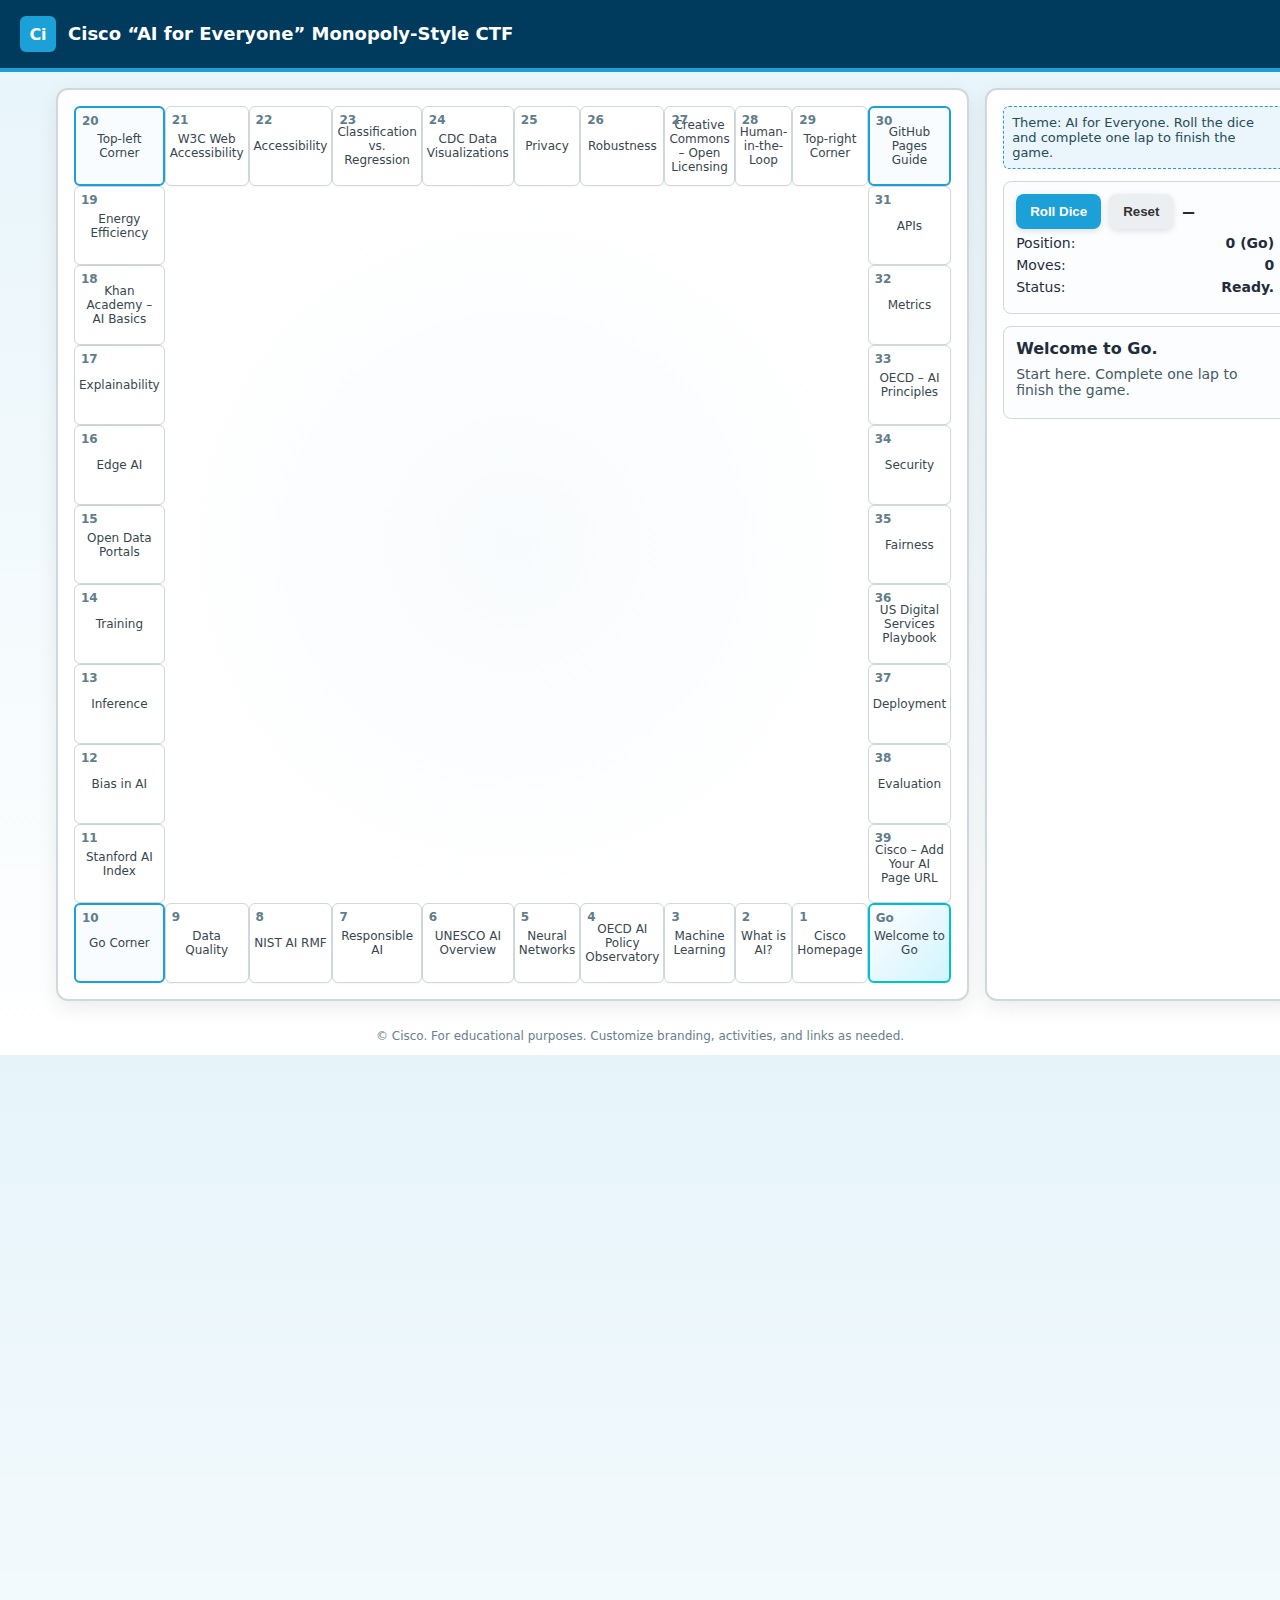
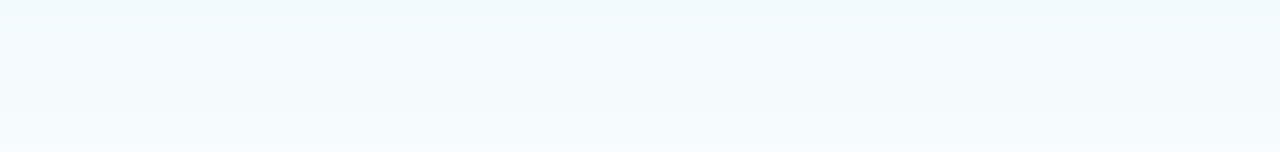
<file: index.html>
<!doctype html>
<html lang="en">
<head>
  <meta charset="utf-8">
  <title>Cisco AI for Everyone CTF</title>
  <meta name="viewport" content="width=device-width, initial-scale=1">
  <style>
    :root{
      --brand-blue:#1BA0D7;        /* Replace with official Cisco brand blue if desired. */
      --brand-dark:#003A5D;        /* Dark accent. */
      --brand-light:#E6F4FA;       /* Light background accent. */
      --tile-bg:#ffffff;
      --tile-border:#cfd8dc;
      --accent:#00C1D4;            /* Secondary accent. */
      --text:#1f2d3d;
    }
    *{box-sizing:border-box;}
    body{
      margin:0;
      font-family:system-ui,-apple-system,Segoe UI,Roboto,Helvetica,Arial,sans-serif;
      color:var(--text);
      background:linear-gradient(180deg,var(--brand-light),#fff);
    }
    header{
      display:flex;
      align-items:center;
      gap:12px;
      padding:16px 20px;
      background:var(--brand-dark);
      color:#fff;
      position:sticky;
      top:0;
      z-index:10;
      border-bottom:4px solid var(--brand-blue);
    }
    header .logo{
      width:36px;height:36px;
      border-radius:6px;
      background:var(--brand-blue);
      display:flex;align-items:center;justify-content:center;
      font-weight:700;color:#fff;
    }
    header h1{
      font-size:18px;margin:0;line-height:1.2;
    }
    main{
      display:grid;
      grid-template-columns: 1fr 320px;
      gap:16px;
      padding:16px;
      max-width:1200px;margin:0 auto;
    }
    @media (max-width:960px){
      main{grid-template-columns:1fr;}
    }

    /* Board */
    .board-wrapper{
      background:#fff;
      border:2px solid var(--tile-border);
      border-radius:12px;
      padding:16px;
      box-shadow:0 6px 20px rgba(0,0,0,0.08);
    }
    .board{
      width:100%;
      aspect-ratio:1/1;
      display:grid;
      grid-template-columns:repeat(11, 1fr);
      grid-template-rows:repeat(11, 1fr);
      position:relative;
      background:radial-gradient(circle at 50% 50%, #f8fbfd 0%, #ffffff 60%);
      border-radius:8px;
    }
    .tile{
      background:var(--tile-bg);
      border:1px solid var(--tile-border);
      display:flex;
      align-items:center;
      justify-content:center;
      position:relative;
      border-radius:6px;
      box-shadow:0 1px 2px rgba(0,0,0,0.04);
    }
    .tile.corner{
      background:#f9fcff;
      border:2px solid var(--brand-blue);
    }
    .tile .label{
      position:absolute;
      top:6px;left:6px;
      font-size:12px;font-weight:600;color:#607d8b;
    }
    .tile .name{
      text-align:center;
      font-size:12px;
      padding:0 4px;
      color:#37474f;
    }
    .tile.go{
      background:linear-gradient(135deg,#fff 0%, #e8f8ff 50%, #d1f4ff 100%);
      border:2px solid var(--accent);
    }
    .token{
      width:20px;height:20px;border-radius:50%;
      background:var(--brand-blue);
      border:2px solid #fff;
      box-shadow:0 2px 6px rgba(0,0,0,0.2);
      position:absolute;
      transform:translate(-50%, -50%);
      pointer-events:none;
    }

    /* Sidebar */
    .sidebar{
      background:#fff;
      border:2px solid var(--tile-border);
      border-radius:12px;
      padding:16px;
      box-shadow:0 6px 20px rgba(0,0,0,0.08);
      display:flex;flex-direction:column;gap:12px;
    }
    .panel{
      border:1px solid var(--tile-border);
      border-radius:8px;
      padding:12px;
      background:#fcfdff;
    }
    .controls{
      display:flex;gap:8px;flex-wrap:wrap;align-items:center;
    }
    button{
      appearance:none;border:none;border-radius:8px;
      padding:10px 14px;font-weight:600;
      background:var(--brand-blue);color:#fff;
      cursor:pointer;
      box-shadow:0 2px 6px rgba(0,0,0,0.12);
    }
    button.secondary{background:#eceff1;color:#333;}
    button:disabled{opacity:.6;cursor:not-allowed;}
    .stat{
      display:flex;justify-content:space-between;
      font-size:14px;margin:6px 0;
    }
    .dice-face{
      font-size:28px;line-height:1;
    }
    .activity h3{
      margin:0 0 8px 0;font-size:16px;
    }
    .activity p{
      margin:0 0 8px 0;font-size:14px;color:#455a64;
    }
    .activity a{
      color:#0b7285;text-decoration:none;font-weight:600;
    }
    .banner{
      font-size:13px;color:#274b5a;background:#eaf6fb;
      padding:8px;border-radius:6px;border:1px dashed var(--brand-blue);
    }
    footer{
      padding:12px 16px;color:#68808e;font-size:12px;text-align:center;
    }
  </style>
</head>
<body>
  <header>
    <div class="logo">Ci</div>
    <h1>Cisco “AI for Everyone” Monopoly-Style CTF</h1>
  </header>

  <main>
    <section class="board-wrapper">
      <div id="board" class="board" aria-label="Monopoly-style board"></div>
    </section>

    <aside class="sidebar">
      <div class="panel banner">
        Theme: AI for Everyone. Roll the dice and complete one lap to finish the game.
      </div>
      <div class="panel">
        <div class="controls">
          <button id="rollBtn" aria-label="Roll the dice">Roll Dice</button>
          <button id="resetBtn" class="secondary" aria-label="Reset the game">Reset</button>
          <div id="diceFace" class="dice-face" aria-live="polite" title="Dice result">–</div>
        </div>
        <div class="stat"><span>Position:</span><strong id="pos">0 (Go)</strong></div>
        <div class="stat"><span>Moves:</span><strong id="moves">0</strong></div>
        <div class="stat"><span>Status:</span><strong id="status">Ready.</strong></div>
      </div>
      <div class="panel activity">
        <h3 id="activityTitle">Welcome to the board.</h3>
        <p id="activityText">Roll to begin your journey. Each space reveals a fact or a link.</p>
        <p id="activityLinkWrap" style="display:none;">
          Link: <a id="activityLink" href="#" target="_blank" rel="noopener">Open resource.</a>
        </p>
      </div>
    </aside>
  </main>

  <footer>
    © Cisco. For educational purposes. Customize branding, activities, and links as needed.
  </footer>

  <script>
    // Board and game config
    const BOARD_SIZE = 40;
    const GRID = 11; // 11x11 grid border yields 40 tiles.
    const boardEl = document.getElementById('board');
    const rollBtn = document.getElementById('rollBtn');
    const resetBtn = document.getElementById('resetBtn');
    const posEl = document.getElementById('pos');
    const movesEl = document.getElementById('moves');
    const statusEl = document.getElementById('status');
    const diceFaceEl = document.getElementById('diceFace');

    const activityTitleEl = document.getElementById('activityTitle');
    const activityTextEl = document.getElementById('activityText');
    const activityLinkWrapEl = document.getElementById('activityLinkWrap');
    const activityLinkEl = document.getElementById('activityLink');

    const diceFaces = ['⚀','⚁','⚂','⚃','⚄','⚅'];

    // Activities: mix of facts and links (customize freely).
    // type: 'fact' or 'link'
    const activities = [
      {type:'fact', title:'Welcome to Go.', text:'Start here. Complete one lap to finish the game.'},
      {type:'link', title:'Cisco Homepage.', url:'https://www.cisco.com/'},
      {type:'fact', title:'What is AI?', text:'AI enables computers to perform tasks that typically require human intelligence.'},
      {type:'fact', title:'Machine Learning.', text:'ML finds patterns in data to make predictions or decisions.'},
      {type:'link', title:'OECD AI Policy Observatory.', url:'https://oecd.ai/'},
      {type:'fact', title:'Neural Networks.', text:'Neural networks approximate complex functions using layers of parameters.'},
      {type:'link', title:'UNESCO AI Overview.', url:'https://www.unesco.org/en/artificial-intelligence'},
      {type:'fact', title:'Responsible AI.', text:'Responsible AI prioritizes transparency, fairness, and accountability.'},
      {type:'link', title:'NIST AI RMF.', url:'https://www.nist.gov/itl/ai-risk-management-framework'},
      {type:'fact', title:'Data Quality.', text:'Quality data often matters more than model complexity.'},
      {type:'fact', title:'Go Corner.', text:'Corners mark key milestones. Keep rolling.'},
      {type:'link', title:'Stanford AI Index.', url:'https://aiindex.stanford.edu/'},
      {type:'fact', title:'Bias in AI.', text:'Bias can enter AI systems from data, design, or deployment.'},
      {type:'fact', title:'Inference.', text:'Inference is using a trained model to make predictions.'},
      {type:'fact', title:'Training.', text:'Training adjusts parameters to minimize error on data.'},
      {type:'link', title:'Open Data Portals.', url:'https://data.gov/'},
      {type:'fact', title:'Edge AI.', text:'Edge AI runs models close to where data is generated.'},
      {type:'fact', title:'Explainability.', text:'Explainability helps users understand model outputs.'},
      {type:'link', title:'Khan Academy – AI Basics.', url:'https://www.khanacademy.org/computing/computer-science'},
      {type:'fact', title:'Energy Efficiency.', text:'Efficient models reduce cost and environmental impact.'},
      {type:'fact', title:'Top-left Corner.', text:'You are progressing well. Stay curious.'},
      {type:'link', title:'W3C Web Accessibility.', url:'https://www.w3.org/WAI/'},
      {type:'fact', title:'Accessibility.', text:'Accessible AI and interfaces benefit everyone.'},
      {type:'fact', title:'Classification vs. Regression.', text:'Classification predicts categories; regression predicts numbers.'},
      {type:'link', title:'CDC Data Visualizations.', url:'https://www.cdc.gov/dataviz/'},
      {type:'fact', title:'Privacy.', text:'Privacy-by-design supports trust in AI systems.'},
      {type:'fact', title:'Robustness.', text:'Robust systems handle diverse inputs and edge cases.'},
      {type:'link', title:'Creative Commons – Open Licensing.', url:'https://creativecommons.org/'},
      {type:'fact', title:'Human-in-the-Loop.', text:'Human oversight can improve outcomes and safety.'},
      {type:'fact', title:'Top-right Corner.', text:'One side left. Keep going.'},
      {type:'link', title:'GitHub Pages Guide.', url:'https://docs.github.com/en/pages'},
      {type:'fact', title:'APIs.', text:'APIs let applications communicate and integrate AI services.'},
      {type:'fact', title:'Metrics.', text:'Choose metrics aligned with real-world goals, not just accuracy.'},
      {type:'link', title:'OECD – AI Principles.', url:'https://oecd.ai/en/ai-principles'},
      {type:'fact', title:'Security.', text:'Secure AI systems protect data, models, and infrastructure.'},
      {type:'fact', title:'Fairness.', text:'Consider impacts on different users and groups.'},
      {type:'link', title:'US Digital Services Playbook.', url:'https://playbook.cio.gov/'},
      {type:'fact', title:'Deployment.', text:'Monitor models after deployment to catch drift.'},
      {type:'fact', title:'Evaluation.', text:'Evaluate with representative datasets and scenarios.'},
      {type:'link', title:'Cisco – Add Your AI Page URL.', url:'#'}, // Replace with official Cisco AI page URL.
      {type:'fact', title:'Pass Go.', text:'Crossing Go completes your lap. Great job!'}
    ];

    // Derived tile names (short labels for display)
    function tileName(i){
      const item = activities[i];
      if(!item) return 'Tile';
      if(item.type === 'link') return item.title.replace(/\.$/, '');
      if(item.type === 'fact') return item.title.replace(/\.$/, '');
      return 'Tile';
    }

    // Map index [0..39] to 11x11 grid border coordinates
    function indexToGrid(i){
      if(i < 0 || i >= BOARD_SIZE) throw new Error('Index out of range');
      if(i <= 10){
        // Bottom row: 10..0 cols at row 10
        return {row:10, col:10 - i};
      } else if(i <= 20){
        // Left col: rows 9..0 at col 0
        return {row:20 - i, col:0};
      } else if(i <= 30){
        // Top row: cols 1..10 at row 0
        return {row:0, col:i - 20};
      } else {
        // Right col: rows 1..10 at col 10
        return {row:i - 30, col:10};
      }
    }

    // Build board tiles
    const tiles = [];
    function buildBoard(){
      for(let i=0;i<BOARD_SIZE;i++){
        const coords = indexToGrid(i);
        const div = document.createElement('div');
        div.className = 'tile';
        const isCorner = (i % 10 === 0);
        if(isCorner) div.classList.add('corner');
        if(i === 0) div.classList.add('go');

        div.style.gridRow = (coords.row + 1);
        div.style.gridColumn = (coords.col + 1);

        const label = document.createElement('div');
        label.className = 'label';
        label.textContent = i === 0 ? 'Go' : i;

        const name = document.createElement('div');
        name.className = 'name';
        name.textContent = tileName(i);

        div.appendChild(label);
        div.appendChild(name);

        div.dataset.index = i.toString();
        boardEl.appendChild(div);
        tiles.push(div);
      }
    }

    // Token (player piece)
    const token = document.createElement('div');
    token.className = 'token';

    let position = 0;
    let moves = 0;
    let finished = false;

    function placeToken(index){
      const tile = tiles[index];
      if(!tile) return;
      tile.appendChild(token);
      // Center token inside tile
      const rect = tile.getBoundingClientRect();
      const parentRect = boardEl.getBoundingClientRect();
      const x = (tile.offsetLeft + rect.width/2);
      const y = (tile.offsetTop + rect.height/2);
      token.style.left = x + 'px';
      token.style.top = y + 'px';
    }

    function updateHUD(){
      posEl.textContent = position === 0 ? '0 (Go)' : position.toString();
      movesEl.textContent = moves.toString();
    }

    function showStatus(text){ statusEl.textContent = text; }

    function showActivity(index){
      const item = activities[index];
      if(!item){
        activityTitleEl.textContent = 'No activity.';
        activityTextEl.textContent = 'This tile has no content.';
        activityLinkWrapEl.style.display = 'none';
        return;
      }
      activityTitleEl.textContent = item.title;
      if(item.type === 'fact'){
        activityTextEl.textContent = item.text || '';
        activityLinkWrapEl.style.display = 'none';
      } else if(item.type === 'link'){
        activityTextEl.textContent = 'Explore the resource and note one insight you found.';
        activityLinkEl.textContent = 'Open resource.';
        activityLinkEl.href = item.url || '#';
        activityLinkWrapEl.style.display = 'block';
      } else {
        activityTextEl.textContent = '';
        activityLinkWrapEl.style.display = 'none';
      }
    }

    function rollDice(){
      const n = Math.floor(Math.random()*6)+1;
      diceFaceEl.textContent = diceFaces[n-1];
      return n;
    }

    function animateMove(steps){
      return new Promise(resolve=>{
        let remaining = steps;
        const start = position;
        function step(){
          if(remaining <= 0){
            resolve();
            return;
          }
          position = (position + 1) % BOARD_SIZE;
          placeToken(position);
          remaining--;
          setTimeout(step, 160);
        }
        step();
      });
    }

    async function handleRoll(){
      if(finished) return;
      rollBtn.disabled = true;
      showStatus('Rolling…');
      const n = rollDice();
      await animateMove(n);
      moves++;
      updateHUD();

      // Check pass Go: if we wrapped around (new position < previous start)
      // Since we moved n steps, compare by detecting wrap during animation or:
      // compute end < start -> crossed Go
      const crossedGo = (position < ((position - n + BOARD_SIZE) % BOARD_SIZE));
      if(crossedGo){
        finished = true;
        showStatus('You passed Go. Game complete!');
        showActivity(0); // Show Go tile activity
        rollBtn.disabled = true;
      } else {
        showStatus('Landed on tile ' + position + '.');
        showActivity(position);
        rollBtn.disabled = false;
      }
    }

    function resetGame(){
      position = 0;
      moves = 0;
      finished = false;
      diceFaceEl.textContent = '–';
      updateHUD();
      showStatus('Ready.');
      showActivity(0);
      placeToken(0);
      rollBtn.disabled = false;
    }

    // Init
    buildBoard();
    placeToken(0);
    showActivity(0);
    updateHUD();

    // Events
    rollBtn.addEventListener('click', handleRoll);
    resetBtn.addEventListener('click', resetGame);

    // Accessibility: keyboard roll (R), reset (Shift+R)
    document.addEventListener('keydown', (e)=>{
      if(e.key.toLowerCase() === 'r' && !e.shiftKey){
        if(!rollBtn.disabled) handleRoll();
      } else if(e.key.toLowerCase() === 'r' && e.shiftKey){
        resetGame();
      }
    });

    // Handle layout reflow for token position on resize
    window.addEventListener('resize', ()=>placeToken(position));
  </script>
</body>
</html>
</file>
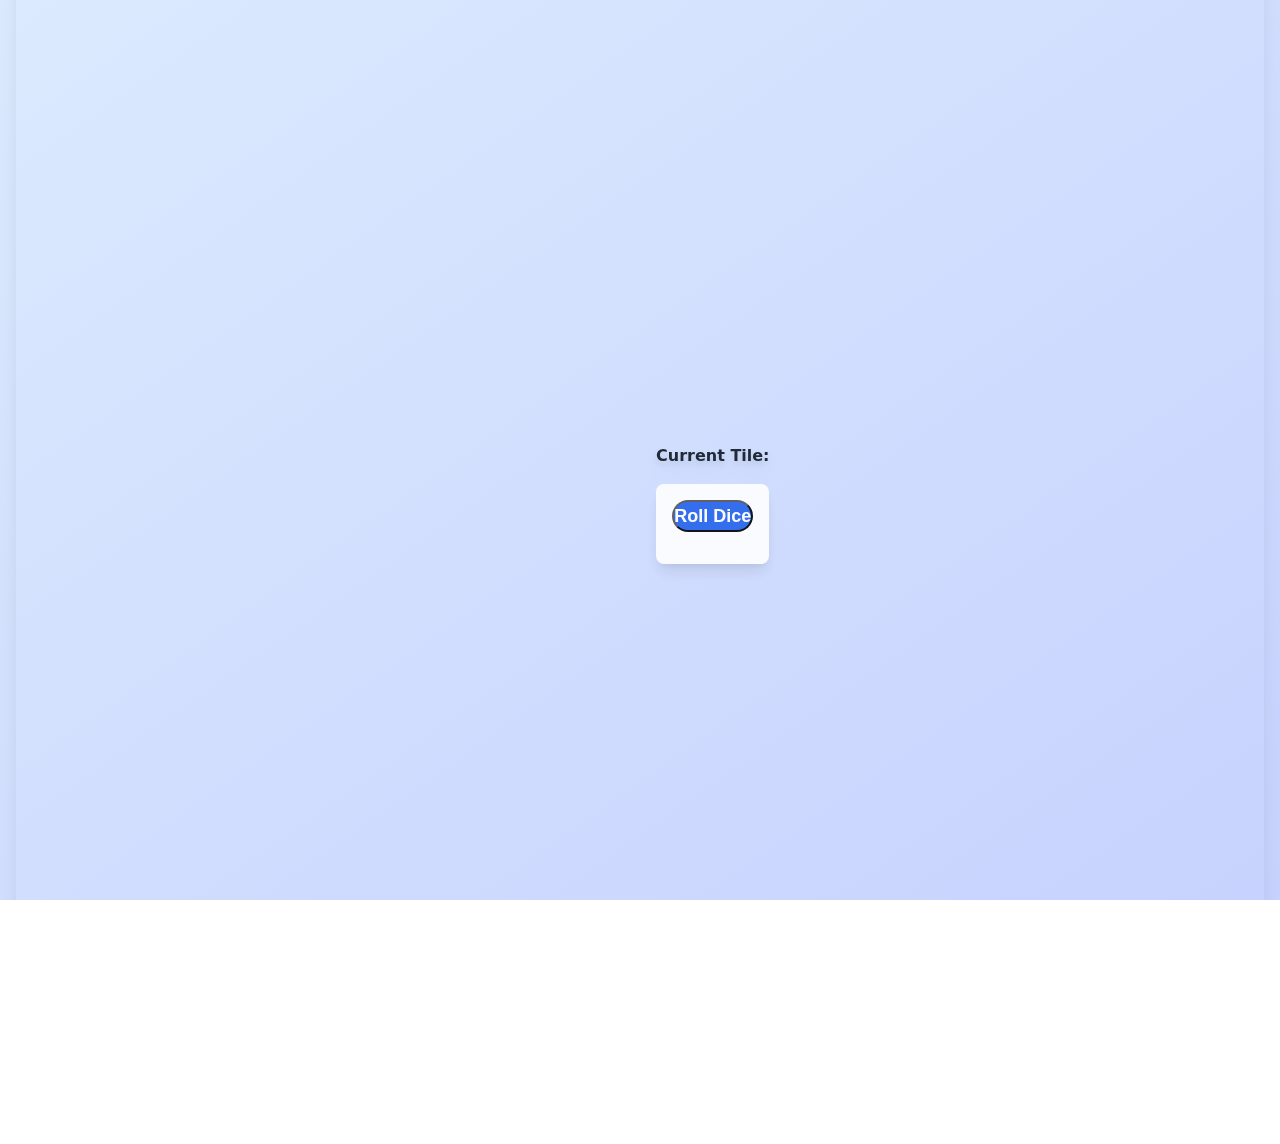
<file: game.html>
<!DOCTYPE html>
<html lang="en">
<head>
    <meta charset="UTF-8">
    <meta name="viewport" content="width=device-width, initial-scale=1.0">
    <title>AI for Everyone: The Game</title>
    <link rel="stylesheet" href="style.css">
</head>
<body class="min-h-screen bg-gradient-to-br from-blue-100 to-indigo-200 flex flex-col items-center justify-center p-4">
    <!-- New container for title and restart button -->
    <div class="flex flex-col items-center mb-8">
        <h1 class="text-4xl font-extrabold text-blue-800 drop-shadow-md text-center mb-4">
            AI for Everyone: The Game
        </h1>
        <!-- Restart Game button moved here -->
        <button id="restart-game-btn" class="px-6 py-3 bg-red-500 text-white rounded-md hover:bg-red-600 transition-colors">
            Restart Game
        </button>
    </div>

    <div id="game-container" class="w-full max-w-7xl relative">
        <div id="board-section" class="relative p-4 bg-green-700 border-8 border-green-900 rounded-lg shadow-xl aspect-square w-full mx-auto">
            <!-- Tiles will be injected here by JavaScript -->
            <!-- Player token will be injected here by JavaScript -->

            <!-- Central Game Controls (now only dice and current tile info) -->
            <div id="central-game-controls" class="absolute top-1/2 left-1/2 -translate-x-1/2 -translate-y-1/2 flex flex-col items-center justify-center z-10 p-4">
                <p class="font-bold text-gray-800 mb-4 drop-shadow-lg">Current Tile: <span id="current-tile-info" class="font-bold"></span></p>
                
                <div class="flex flex-col items-center p-4 bg-white bg-opacity-90 rounded-lg shadow-lg">
                    <button id="roll-dice-btn" class="px-6 py-3 rounded-full text-white font-bold text-lg bg-blue-600 hover:bg-blue-700 active:scale-95 transition-all duration-300 ease-in-out w-full">
                        Roll Dice
                    </button>
                    <p id="last-roll-display" class="mt-4 text-3xl font-extrabold text-gray-800"></p>
                    <!-- Restart Game button removed from here -->
                </div>
            </div>

            <!-- Game Won Overlay (positioned over the board ONLY) -->
            <div id="game-won-overlay" class="hidden absolute inset-0 flex items-center justify-center bg-black bg-opacity-70 rounded-lg z-20">
                <div class="text-center p-8 bg-white rounded-lg shadow-2xl max-w-md">
                    <p class="text-4xl font-extrabold text-green-600 mb-4 animate-pulse">
                        Congratulations!
                    </p>
                    <p class="text-xl text-gray-700 mb-6">
                        You've completed your mission. Talk to an AI agent to validate your questions!
                    </p>
                    <button id="play-again-overlay-btn" class="px-8 py-4 bg-purple-600 text-white rounded-full font-bold text-xl hover:bg-purple-700 transition-colors">
                        Play Again
                    </button>
                </div>
            </div>

            <!-- Modal (still centered on the entire board) -->
            <div id="modal" class="hidden absolute inset-0 bg-black bg-opacity-50 flex items-center justify-center p-4 z-30">
                <div class="bg-white rounded-lg p-6 shadow-xl max-w-md w-full relative transform transition-all duration-300 ease-out scale-100 opacity-100">
                    <button id="modal-close-btn" class="absolute top-3 right-3 text-gray-500 hover:text-gray-700 text-2xl font-bold">
                        &times;
                    </button>
                    <h2 id="modal-title" class="text-2xl font-bold mb-4 text-blue-700"></h2>
                    <p id="modal-content" class="text-gray-700 mb-4"></p>
                    <a id="modal-link" href="#" target="_blank" rel="noopener noreferrer" class="text-blue-500 hover:underline block mt-2 hidden">
                        Learn More / Hands-on
                    </a>
                    <button id="modal-continue-btn" class="mt-6 w-full bg-blue-600 text-white py-2 rounded-md hover:bg-blue-700 transition-colors">
                        Continue
                    </button>
                </div>
            </div>
        </div>
    </div>

    <!-- The old controls-section is now completely removed -->

    <script src="script.js"></script>
</body>
</html>
</file>
<file: style.css>
/* style.css */

/* Basic Reset & Box Sizing */
*, *::before, *::after {
    box-sizing: border-box;
    margin: 0;
    padding: 0;
}

html, body { /* Explicitly set html and body to 100% height */
    height: 100%;
    overflow: hidden; /* Prevent scrolling on the body itself */
}

body {
    font-family: ui-sans-serif, system-ui, -apple-system, BlinkMacSystemFont, "Segoe UI", Roboto, "Helvetica Neue", Arial, "Noto Sans", sans-serif, "Apple Color Emoji", "Segoe UI Emoji", "Segoe UI Symbol", "Noto Color Emoji";
    -webkit-font-smoothing: antialiased;
    -moz-osx-font-smoothing: grayscale;
    line-height: 1.5;
}

/* Tailwind-like Utility Classes (mimicked) */
.min-h-screen { min-height: 100vh; }
.bg-gradient-to-br { background-image: linear-gradient(to bottom right, var(--tw-gradient-stops)); }
.from-blue-100 { --tw-gradient-from: #dbeafe; --tw-gradient-stops: var(--tw-gradient-from), var(--tw-gradient-to, rgba(219, 234, 254, 0)); }
.to-indigo-200 { --tw-gradient-to: #c7d2fe; }
.flex { display: flex; }
.flex-col { flex-direction: column; }
.items-center { align-items: center; }
.justify-center { justify-content: center; }
.justify-between { justify-content: space-between; }
.p-4 { padding: 1rem; }
.p-6 { padding: 1.5rem; }
.p-8 { padding: 2rem; }
.gap-8 { gap: 2rem; }
.w-full { width: 100%; }
/* Removed max-w-7xl from here as it's now applied dynamically to the board */
.mx-auto { margin-left: auto; margin-right: auto; }
.text-4xl { font-size: 2.25rem; line-height: 2.5rem; }
.text-3xl { font-size: 1.875rem; line-height: 2.25rem; }
.text-2xl { font-size: 1.5rem; line-height: 2rem; }
.text-xl { font-size: 1.25rem; line-height: 1.75rem; }
.text-lg { font-size: 1.125rem; line-height: 1.75rem; }
.text-sm { font-size: 0.875rem; line-height: 1.25rem; }
.text-xs { font-size: 0.75rem; line-height: 1rem; }
.text-\[0\.6rem\] { font-size: 0.6rem; }
.font-extrabold { font-weight: 800; }
.font-bold { font-weight: 700; }
.font-semibold { font-weight: 600; }
.mb-8 { margin-bottom: 2rem; }
.mb-6 { margin-bottom: 1.5rem; }
.mb-4 { margin-bottom: 1rem; }
.mt-8 { margin-top: 2rem; }
.mt-6 { margin-top: 1.5rem; }
.mt-4 { margin-top: 1rem; }
.mt-2 { margin-top: 0.5rem; }
.text-blue-800 { color: #1e40af; }
.text-blue-700 { color: #1d4ed8; }
.text-blue-600 { color: #2563eb; }
.text-blue-500 { color: #3b82f6; }
.text-green-600 { color: #16a34a; }
.text-gray-800 { color: #1f2937; }
.text-gray-700 { color: #374151; }
.text-gray-600 { color: #4b5563; }
.text-gray-500 { color: #6b7280; }
.text-white { color: #fff; }
.bg-blue-600 { background-color: #2563eb; }
.hover\:bg-blue-700:hover { background-color: #1d4ed8; }
.bg-purple-600 { background-color: #9333ea; }
.hover\:bg-purple-700:hover { background-color: #7e22ce; }
.bg-red-500 { background-color: #ef4444; }
.hover\:bg-red-600:hover { background-color: #dc2626; }
.bg-gray-100 { background-color: #f3f4f6; }
.bg-white { background-color: #fff; }
.bg-black { background-color: #000; }
.bg-opacity-50 { opacity: 0.5; }
.bg-opacity-70 { opacity: 0.7; }
.bg-opacity-90 { opacity: 0.9; }
.rounded-lg { border-radius: 0.5rem; }
.rounded-md { border-radius: 0.375rem; }
.rounded-full { border-radius: 9999px; }
.shadow-lg { box-shadow: 0 10px 15px -3px rgba(0, 0, 0, 0.1), 0 4px 6px -2px rgba(0, 0, 0, 0.05); }
.shadow-md { box-shadow: 0 4px 6px -1px rgba(0, 0, 0, 0.1), 0 2px 4px -1px rgba(0, 0, 0, 0.06); }
.shadow-xl { box-shadow: 0 20px 25px -5px rgba(0, 0, 0, 0.1), 0 10px 10px -5px rgba(0, 0, 0, 0.04); }
.shadow-2xl { box-shadow: 0 25px 50px -12px rgba(0, 0, 0, 0.25); }
.drop-shadow-md { filter: drop-shadow(0 4px 3px rgb(0 0 0 / 0.07)) drop-shadow(0 2px 2px rgb(0 0 0 / 0.06)); }
.drop-shadow-lg { filter: drop-shadow(0 10px 8px rgb(0 0 0 / 0.04)) drop-shadow(0 4px 3px rgb(0 0 0 / 0.1)); }
.border-8 { border-width: 8px; }
.border-green-900 { border-color: #064e3b; }
.border { border-width: 1px; }
.border-gray-300 { border-color: #d1d5db; }
.border-blue-500 { border-color: #3b82f6; }
.hover\:bg-gray-50:hover { background-color: #f9fafb; }
.bg-blue-200 { background-color: #bfdbfe; }
.cursor-not-allowed { cursor: not-allowed; }
.transition-all { transition-property: all; }
.transition-colors { transition-property: background-color, border-color, color, fill, stroke, opacity, box-shadow, transform, filter, backdrop-filter; }
.duration-300 { transition-duration: 300ms; }
.ease-in-out { transition-timing-function: cubic-bezier(0.4, 0, 0.2, 1); }
.active\:scale-95:active { transform: scale(0.95); }
.block { display: block; }
.hover\:underline:hover { text-decoration: underline; }
.relative { position: relative; }
.absolute { position: absolute; }
.top-1 { top: 0.25rem; }
.left-1 { left: 0.25rem; }
.top-3 { top: 0.75rem; }
.right-3 { right: 0.75rem; }
.inset-0 { top: 0; right: 0; bottom: 0; left: 0; }
.z-10 { z-index: 10; }
.z-20 { z-index: 20; }
.z-30 { z-index: 30; }
.z-50 { z-index: 50; }
.hidden { display: none; }
.text-center { text-align: center; }
.animate-bounce {
    animation: bounce 1s infinite;
}
@keyframes bounce {
    0%, 100% { transform: translateY(-25%); animation-timing-function: cubic-bezier(0.8, 0, 1, 1); }
    50% { transform: none; animation-timing-function: cubic-bezier(0, 0, 0.2, 1); }
}
.animate-pulse {
    animation: pulse 2s cubic-bezier(0.4, 0, 0.6, 1) infinite;
}
@keyframes pulse {
    0%, 100% { opacity: 1; }
    50% { opacity: .5; }
}
.transform { transform: var(--tw-transform); }
.scale-105 { --tw-scale-x: 1.05; --tw-scale-y: 1.05; transform: translate(var(--tw-translate-x), var(--tw-translate-y)) rotate(var(--tw-rotate)) skewX(var(--tw-skew-x)) skewY(var(--tw-skew-y)) scaleX(var(--tw-scale-x)) scaleY(var(--tw-scale-y)); }
.scale-100 { --tw-scale-x: 1; --tw-scale-y: 1; transform: translate(var(--tw-translate-x), var(--tw-translate-y)) rotate(var(--tw-rotate)) skewX(var(--tw-skew-x)) skewY(var(--tw-skew-y)) scaleX(var(--tw-scale-x)) scaleY(var(--tw-scale-y)); }
.top-1\/2 { top: 50%; }
.left-1\/2 { left: 50%; }
.-translate-x-1\/2 { transform: translateX(-50%); }
.-translate-y-1\/2 { transform: translateY(-50%); }

/* New utility classes for responsive sizing */
.h-full { height: 100%; }
.flex-grow { flex-grow: 1; }
.flex-shrink-0 { flex-shrink: 0; }
.max-h-full { max-height: 100%; }

/* Custom Board and Tile Styling */
#board-section {
    display: grid;
    gap: 2px; /* Small gap between tiles */
    width: 100%;
    aspect-ratio: 1 / 1; /* Keep board square */
    /* Removed margin: 0 auto; as parent flexbox handles centering */
}

/* New class to dynamically size the board based on available space */
.dynamic-board-size {
    max-width: calc(100vh - 10rem); /* Max width based on viewport height minus header/padding */
    max-height: calc(100vh - 10rem); /* Max height based on viewport height minus header/padding */
    /* The 10rem is an estimate for header height + body padding. Adjust as needed. */
    /* Using min(vw, vh) to make it fit both dimensions */
    width: min(80vw, 80vh); /* Adjust 80vw/vh to control overall size relative to viewport */
    height: min(80vw, 80vh);
}


.tile {
    position: relative;
    display: flex;
    flex-direction: column; /* Allow content to stack if needed */
    align-items: center;
    justify-content: center;
    border: 1px solid #d1d5db; /* border-gray-300 */
    background-color: #fff; /* bg-white */
    padding: 0.5rem; /* p-2 */
    text-align: center;
    font-size: 0.75rem; /* text-xs */
    font-weight: 600; /* font-semibold */
    color: #1f2937; /* text-gray-800 */
    transition: all 300ms ease-in-out;
    aspect-ratio: 1 / 1; /* Ensures square aspect ratio */
    overflow: hidden; /* Ensure nothing visually overflows the tile */
}

.tile p { /* Target the paragraph inside the tile */
    word-break: break-word; /* Ensures long words break to fit */
    max-height: 100%; /* Ensure text doesn't push beyond tile height */
    overflow: hidden; /* Hide any overflow if text is too long even with wrapping */
}


.tile:hover {
    background-color: #f9fafb; /* hover:bg-gray-50 */
}

.tile.current {
    background-color: #bfdbfe; /* bg-blue-200 */
    border-color: #3b82f6; /* border-blue-500 */
    transform: scale(1.05); /* scale-105 */
    box-shadow: 0 10px 15px -3px rgba(0, 0, 0, 0.1), 0 4px 6px -2px rgba(0, 0, 0, 0.05); /* shadow-lg */
    z-index: 1; /* Ensure current tile is above others for visual effect */
}

.tile-id {
    position: absolute;
    top: 0.25rem; /* top-1 */
    left: 0.25rem; /* left-1 */
    color: #6b7280; /* text-gray-500 */
    font-size: 0.6rem; /* text-[0.6rem] */
}

.player-token {
    position: absolute;
    background-color: #ef4444; /* bg-red-500 */
    border-radius: 9999px; /* rounded-full */
    width: 24px; /* w-6 */
    height: 24px; /* h-6 */
    display: flex;
    align-items: center;
    justify-content: center;
    color: #fff; /* text-white */
    font-size: 0.75rem; /* text-xs */
    font-weight: 700; /* font-bold */
    box-shadow: 0 10px 15px -3px rgba(0, 0, 0, 0.1), 0 4px 6px -2px rgba(0, 0, 0, 0.05); /* shadow-lg */
    z-index: 10;
    transition: left 0.5s ease-in-out, top 0.5s ease-in-out; /* Smooth movement */
}

/* Modal Specifics */
#modal {
    position: absolute; /* Position relative to its parent (#board-section) */
    inset: 0; /* Cover the entire parent */
    display: flex;
    align-items: center;
    justify-content: center;
    background-color: rgba(0, 0, 0, 0.5); /* bg-black bg-opacity-50 */
    padding: 1rem; /* p-4 */
    z-index: 30; /* Higher than player token (10) and game-won-overlay (20) */
    transition: opacity 0.3s ease-in-out, visibility 0.3s ease-in-out;
}
#modal:not(.hidden) {
    opacity: 1;
    visibility: visible;
}
#modal.hidden {
    opacity: 0;
    visibility: hidden;
}

#modal > div { /* The actual modal content box */
    transform: scale(1);
    transition: transform 0.3s ease-out;
}
#modal.hidden > div {
    transform: scale(0.95); /* Slightly scale down when hidden */
}

/* Responsive adjustments */
/* No specific md:w- for board-section or controls-section anymore as controls-section is gone */
@media (max-width: 767px) {
    /* For smaller screens, allow body to scroll if content is too tall */
    html, body {
        overflow: auto;
    }
    .dynamic-board-size {
        width: 90vw; /* Take up more width on small screens */
        height: 90vw; /* Keep aspect ratio */
        max-width: 100%;
        max-height: 100%;
    }
}
</file>
